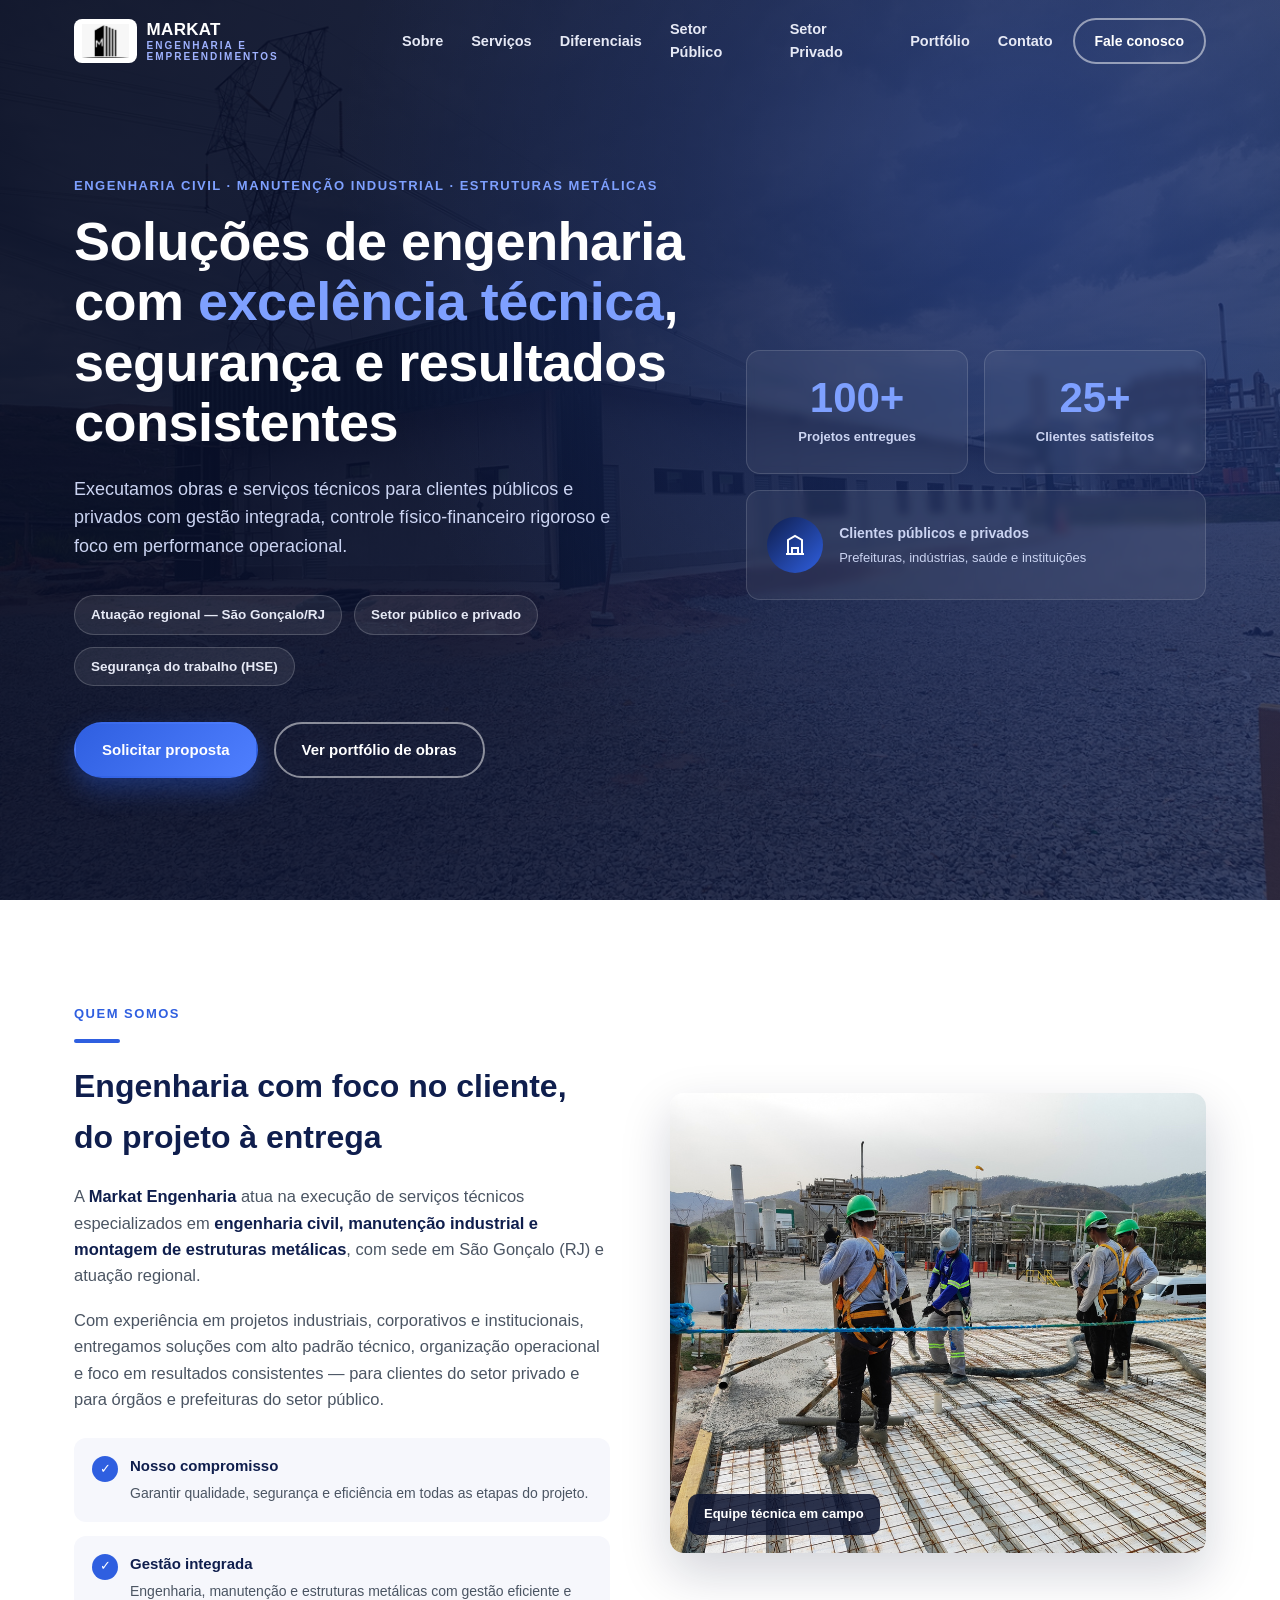
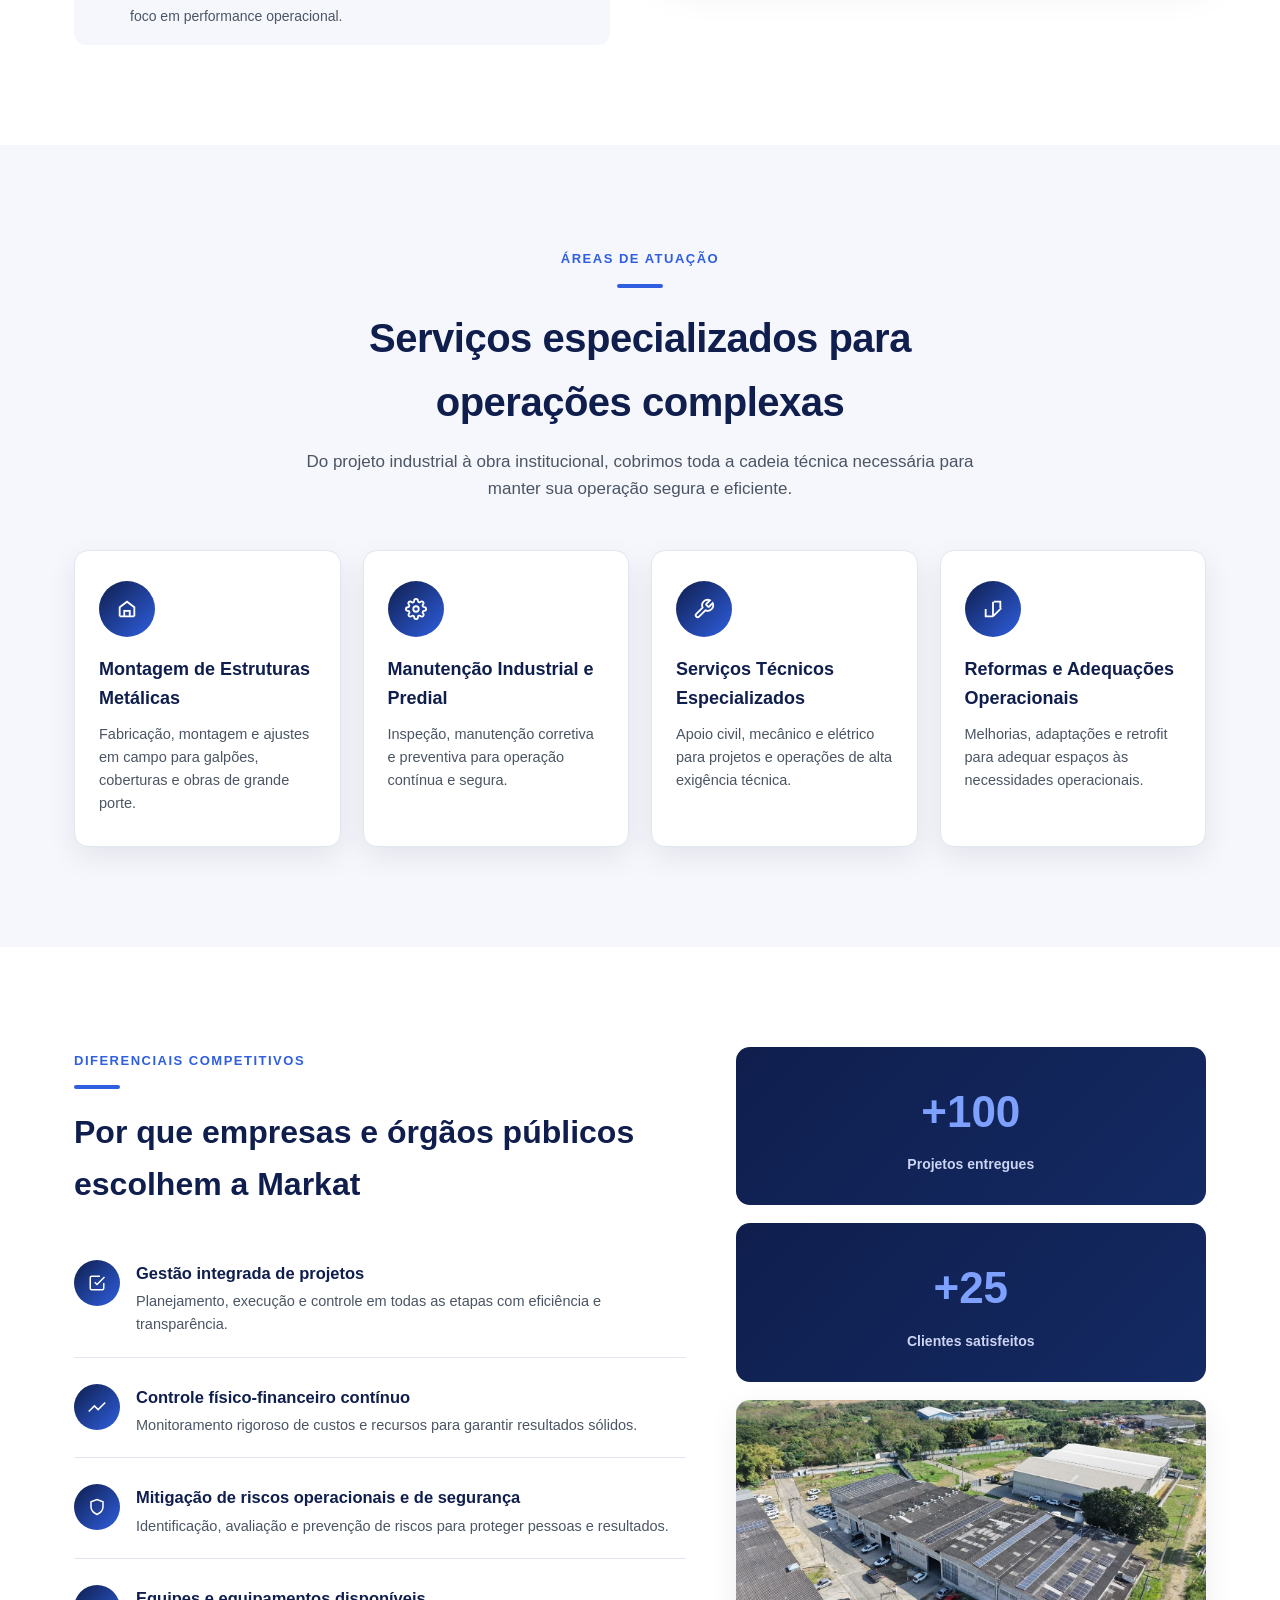
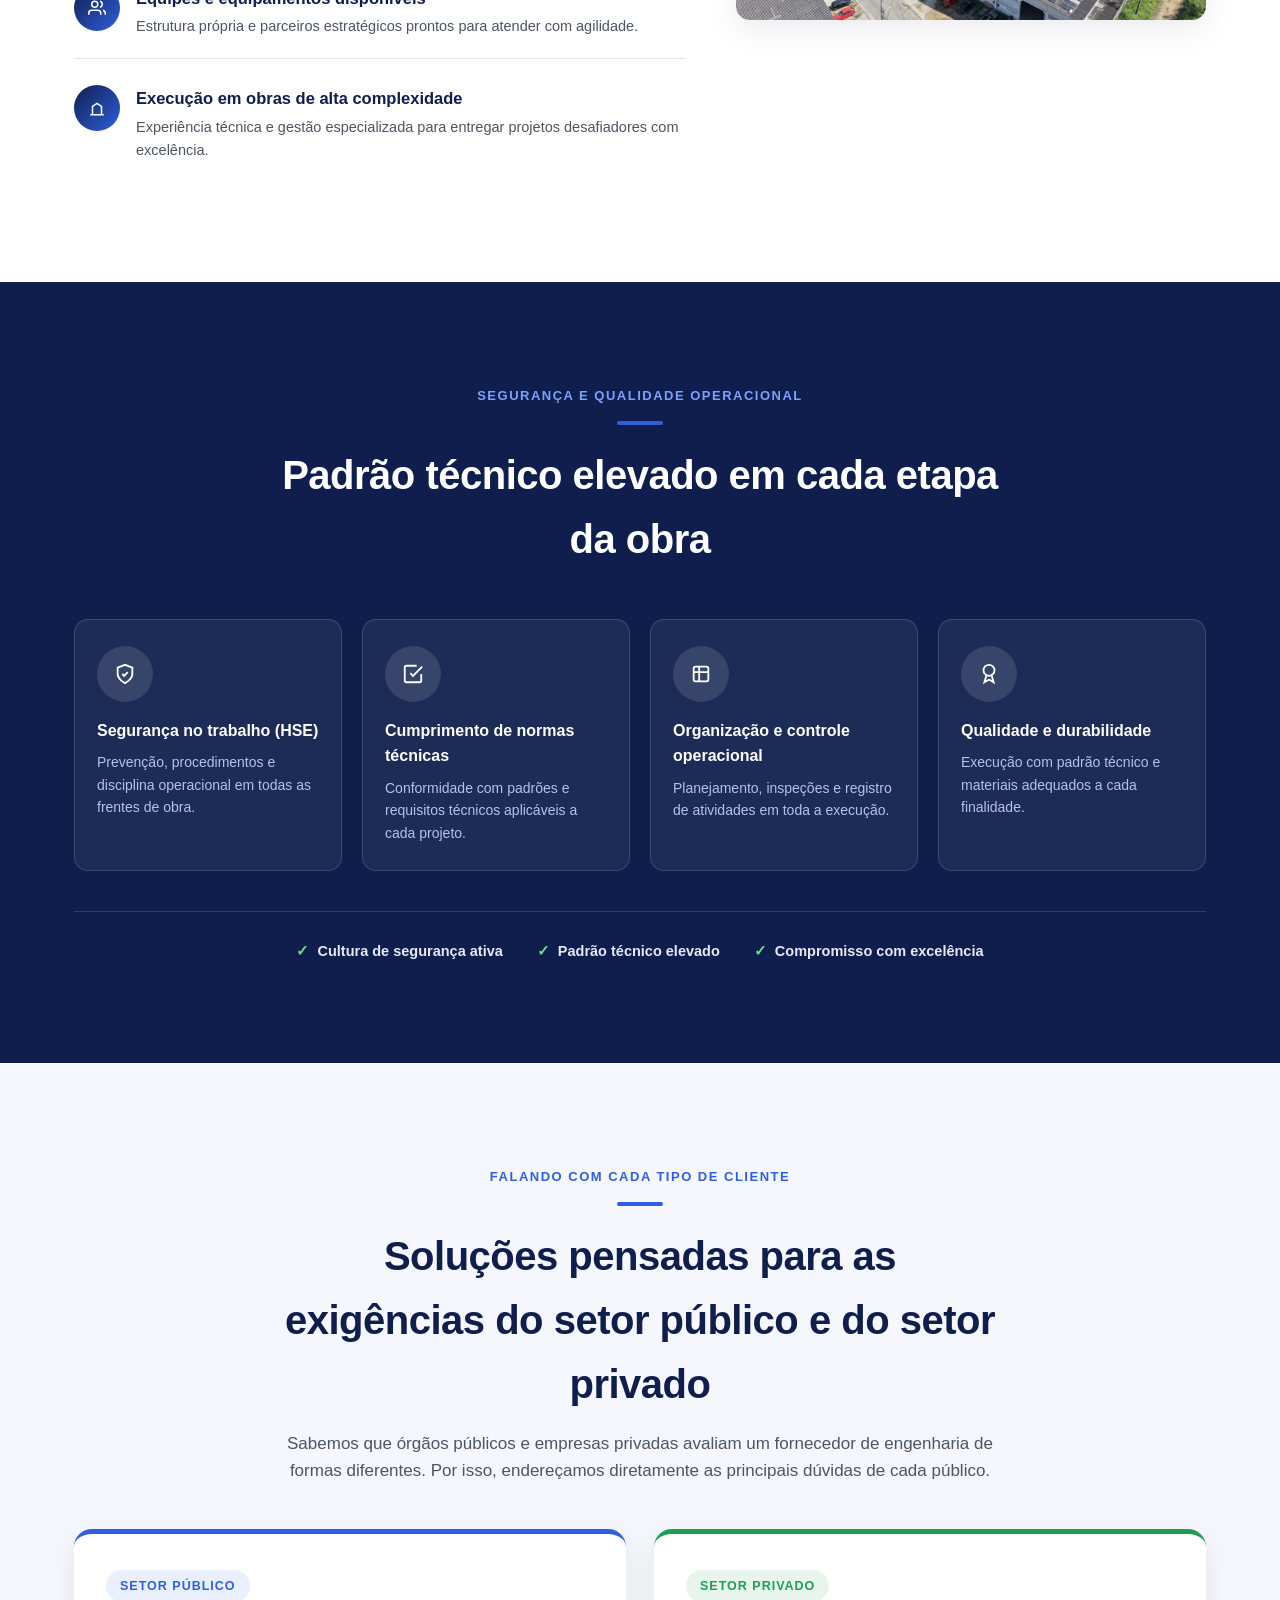
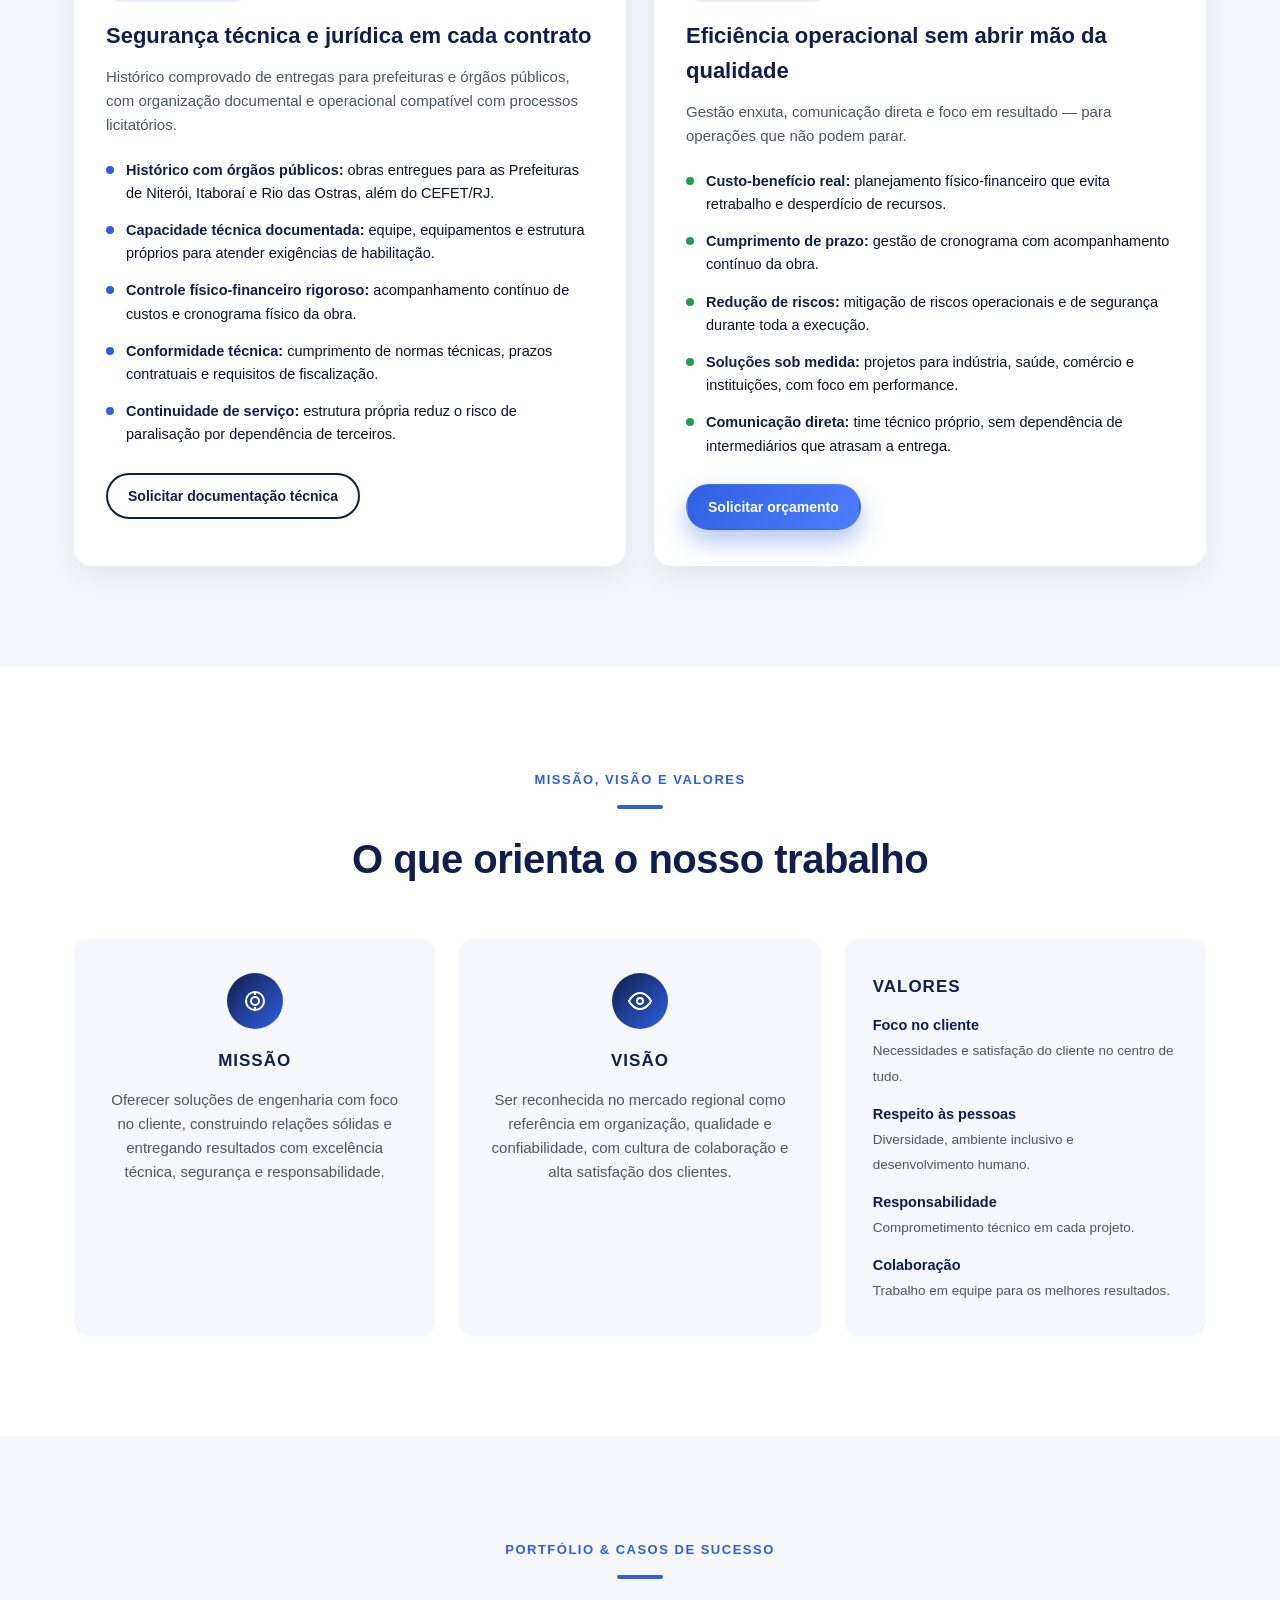
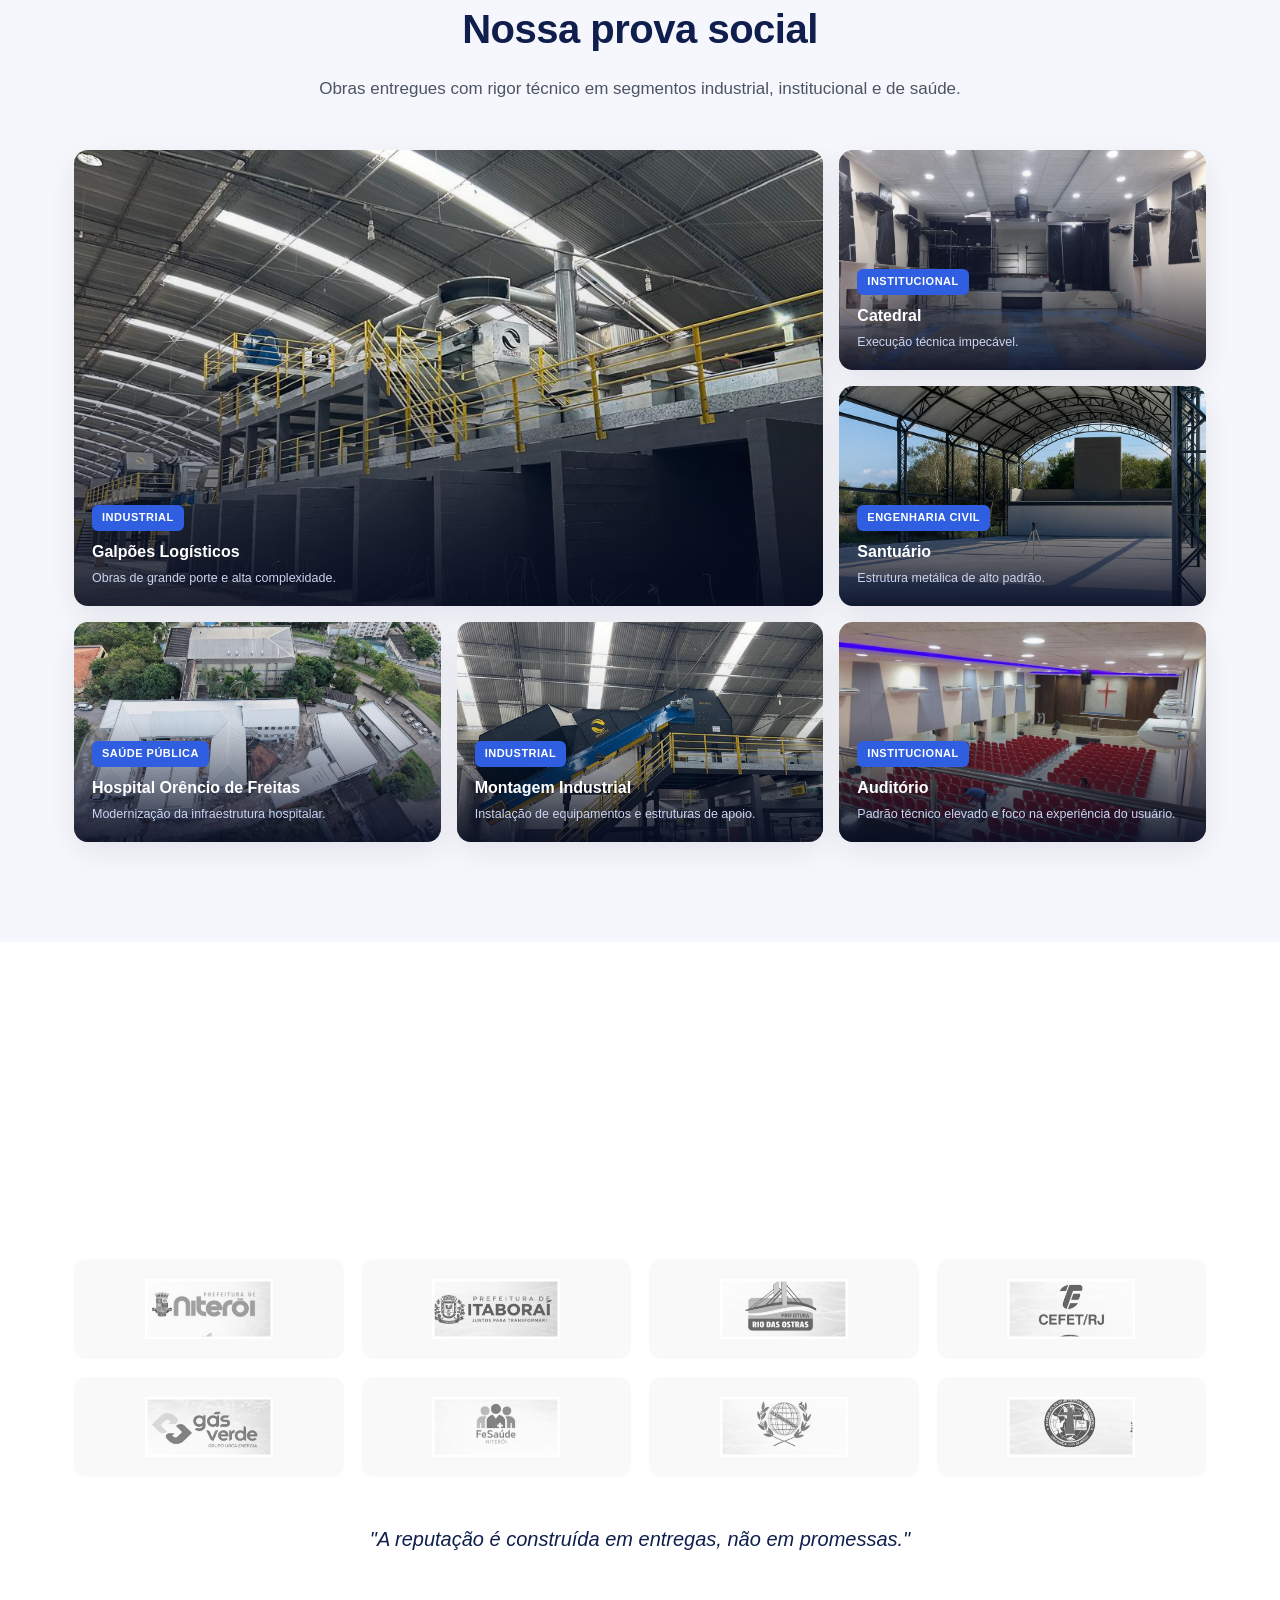
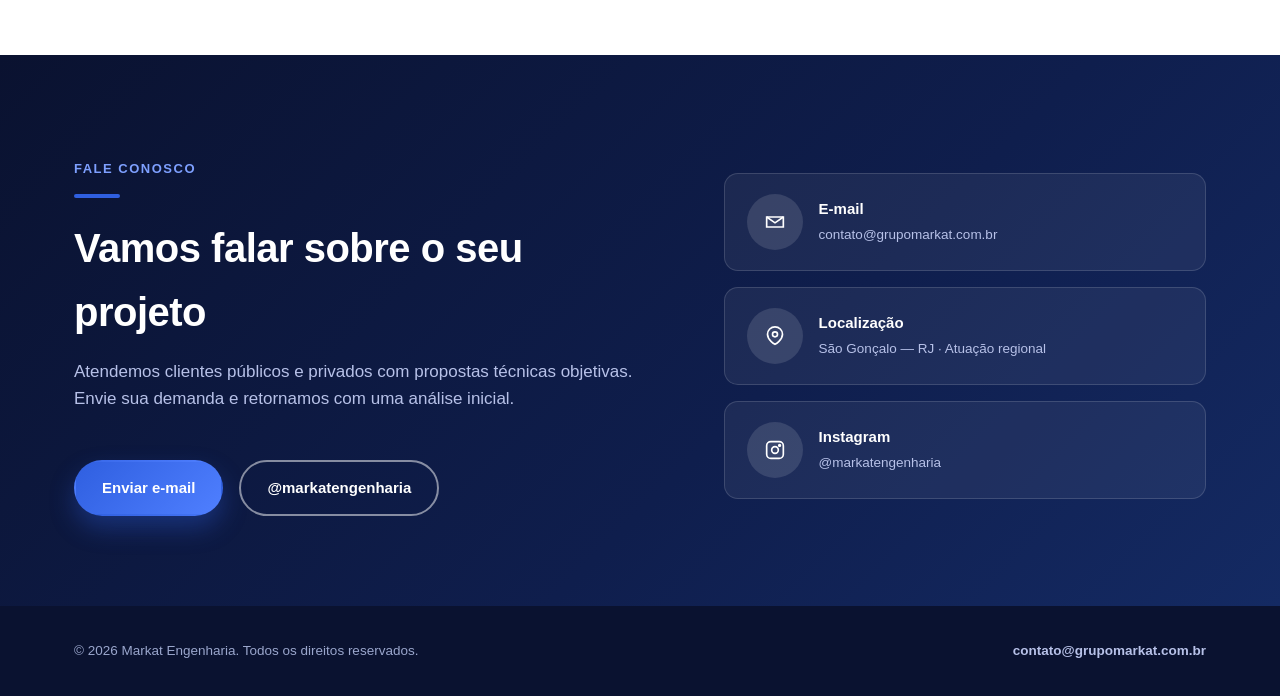
<file: index.html>
<!DOCTYPE html>
<html lang="pt-BR">
<head>
<meta charset="UTF-8">
<meta name="viewport" content="width=device-width, initial-scale=1.0">
<title>Markat Engenharia | Engenharia Civil, Manutenção Industrial e Estruturas Metálicas</title>
<meta name="description" content="Markat Engenharia: soluções em engenharia civil, manutenção industrial e estruturas metálicas para clientes públicos e privados. +100 projetos entregues, +25 clientes satisfeitos.">
<link rel="icon" href="assets/img/logo-markat.jpeg">
<link rel="stylesheet" href="assets/css/style.css">
</head>
<body>

<!-- ===== HEADER ===== -->
<header class="site-header" id="siteHeader">
  <div class="container">
    <a href="#topo" class="brand">
      <img src="assets/img/logo-markat-icon.png" alt="Markat Engenharia e Empreendimentos">
      <span class="brand-text">MARKAT<span>ENGENHARIA E EMPREENDIMENTOS</span></span>
    </a>
    <nav class="nav-links">
      <a href="#sobre">Sobre</a>
      <a href="#servicos">Serviços</a>
      <a href="#diferenciais">Diferenciais</a>
      <a href="#setor-publico">Setor Público</a>
      <a href="#setor-privado">Setor Privado</a>
      <a href="#cases">Portfólio</a>
      <a href="#contato">Contato</a>
    </nav>
    <div class="nav-cta">
      <a href="#contato" class="btn btn-outline-navy btn-sm" style="color:#fff;border-color:rgba(255,255,255,0.5);">Fale conosco</a>
    </div>
    <button class="nav-toggle" id="navToggle" aria-label="Abrir menu">
      <span></span><span></span><span></span>
    </button>
  </div>
</header>

<!-- ===== HERO ===== -->
<section class="hero" id="topo">
  <div class="container hero-grid">
    <div class="reveal">
      <div class="eyebrow" style="color:#7ea0ff;">Engenharia Civil · Manutenção Industrial · Estruturas Metálicas</div>
      <h1>Soluções de engenharia com <em>excelência técnica</em>, segurança e resultados consistentes</h1>
      <p class="lead">Executamos obras e serviços técnicos para clientes públicos e privados com gestão integrada, controle físico-financeiro rigoroso e foco em performance operacional.</p>
      <div class="hero-badges">
        <span>Atuação regional — São Gonçalo/RJ</span>
        <span>Setor público e privado</span>
        <span>Segurança do trabalho (HSE)</span>
      </div>
      <div class="hero-cta">
        <a href="#contato" class="btn btn-primary">Solicitar proposta</a>
        <a href="#cases" class="btn btn-ghost">Ver portfólio de obras</a>
      </div>
    </div>
    <div class="hero-stats reveal">
      <div class="stat-card">
        <div class="num" data-target="100" data-suffix="+">0+</div>
        <div class="label">Projetos entregues</div>
      </div>
      <div class="stat-card">
        <div class="num" data-target="25" data-suffix="+">0+</div>
        <div class="label">Clientes satisfeitos</div>
      </div>
      <div class="stat-card wide">
        <div class="icon-circle">
          <svg width="24" height="24" viewBox="0 0 24 24" fill="none" stroke="currentColor" stroke-width="2"><path d="M3 21h18M5 21V7l7-4 7 4v14M9 21v-6h6v6"/></svg>
        </div>
        <div>
          <div class="label" style="font-size:14px;">Clientes públicos e privados</div>
          <div style="font-size:13px;color:#cbd4f2;margin-top:4px;">Prefeituras, indústrias, saúde e instituições</div>
        </div>
      </div>
    </div>
  </div>
</section>

<!-- ===== SOBRE ===== -->
<section class="about" id="sobre">
  <div class="container about-grid">
    <div class="about-copy reveal">
      <div class="eyebrow">Quem Somos</div>
      <div class="bar-accent"></div>
      <h2 style="font-size:32px;font-weight:800;color:var(--navy);margin:0 0 20px;">Engenharia com foco no cliente, do projeto à entrega</h2>
      <p>A <strong>Markat Engenharia</strong> atua na execução de serviços técnicos especializados em <strong>engenharia civil, manutenção industrial e montagem de estruturas metálicas</strong>, com sede em São Gonçalo (RJ) e atuação regional.</p>
      <p>Com experiência em projetos industriais, corporativos e institucionais, entregamos soluções com alto padrão técnico, organização operacional e foco em resultados consistentes — para clientes do setor privado e para órgãos e prefeituras do setor público.</p>
      <div class="about-points">
        <div class="about-point">
          <div class="check">✓</div>
          <div><strong>Nosso compromisso</strong><span>Garantir qualidade, segurança e eficiência em todas as etapas do projeto.</span></div>
        </div>
        <div class="about-point">
          <div class="check">✓</div>
          <div><strong>Gestão integrada</strong><span>Engenharia, manutenção e estruturas metálicas com gestão eficiente e foco em performance operacional.</span></div>
        </div>
      </div>
    </div>
    <div class="about-media reveal">
      <img src="assets/img/equipe-obra-armacao.jpg" alt="Equipe Markat Engenharia em obra">
      <div class="tag">Equipe técnica em campo</div>
    </div>
  </div>
</section>

<!-- ===== ÁREAS DE ATUAÇÃO ===== -->
<section class="areas" id="servicos">
  <div class="container">
    <div class="section-head center reveal">
      <div class="eyebrow">Áreas de Atuação</div>
      <div class="bar-accent"></div>
      <h2>Serviços especializados para operações complexas</h2>
      <p>Do projeto industrial à obra institucional, cobrimos toda a cadeia técnica necessária para manter sua operação segura e eficiente.</p>
    </div>
    <div class="areas-grid">
      <div class="area-card reveal">
        <div class="icon-circle"><svg width="22" height="22" viewBox="0 0 24 24" fill="none" stroke="currentColor" stroke-width="2"><path d="M4 20V10l8-6 8 6v10M4 20h16M9 20v-6h6v6"/></svg></div>
        <h3>Montagem de Estruturas Metálicas</h3>
        <p>Fabricação, montagem e ajustes em campo para galpões, coberturas e obras de grande porte.</p>
      </div>
      <div class="area-card reveal">
        <div class="icon-circle"><svg width="22" height="22" viewBox="0 0 24 24" fill="none" stroke="currentColor" stroke-width="2"><circle cx="12" cy="12" r="3"/><path d="M19.4 15a1.65 1.65 0 00.33 1.82l.06.06a2 2 0 11-2.83 2.83l-.06-.06a1.65 1.65 0 00-1.82-.33 1.65 1.65 0 00-1 1.51V21a2 2 0 01-4 0v-.09a1.65 1.65 0 00-1-1.51 1.65 1.65 0 00-1.82.33l-.06.06a2 2 0 11-2.83-2.83l.06-.06a1.65 1.65 0 00.33-1.82 1.65 1.65 0 00-1.51-1H3a2 2 0 010-4h.09a1.65 1.65 0 001.51-1 1.65 1.65 0 00-.33-1.82l-.06-.06a2 2 0 112.83-2.83l.06.06a1.65 1.65 0 001.82.33H9a1.65 1.65 0 001-1.51V3a2 2 0 014 0v.09a1.65 1.65 0 001 1.51 1.65 1.65 0 001.82-.33l.06-.06a2 2 0 112.83 2.83l-.06.06a1.65 1.65 0 00-.33 1.82V9a1.65 1.65 0 001.51 1H21a2 2 0 010 4h-.09a1.65 1.65 0 00-1.51 1z"/></svg></div>
        <h3>Manutenção Industrial e Predial</h3>
        <p>Inspeção, manutenção corretiva e preventiva para operação contínua e segura.</p>
      </div>
      <div class="area-card reveal">
        <div class="icon-circle"><svg width="22" height="22" viewBox="0 0 24 24" fill="none" stroke="currentColor" stroke-width="2"><path d="M14.7 6.3a1 1 0 000 1.4l1.6 1.6a1 1 0 001.4 0l3.77-3.77a6 6 0 01-7.94 7.94l-6.91 6.91a2.12 2.12 0 01-3-3l6.91-6.91a6 6 0 017.94-7.94l-3.76 3.76z"/></svg></div>
        <h3>Serviços Técnicos Especializados</h3>
        <p>Apoio civil, mecânico e elétrico para projetos e operações de alta exigência técnica.</p>
      </div>
      <div class="area-card reveal">
        <div class="icon-circle"><svg width="22" height="22" viewBox="0 0 24 24" fill="none" stroke="currentColor" stroke-width="2"><path d="M12 20l9-9M12 20H4v-8M12 20V4M20 11V4h-7"/></svg></div>
        <h3>Reformas e Adequações Operacionais</h3>
        <p>Melhorias, adaptações e retrofit para adequar espaços às necessidades operacionais.</p>
      </div>
    </div>
  </div>
</section>

<!-- ===== DIFERENCIAIS ===== -->
<section class="diferenciais" id="diferenciais">
  <div class="container dif-grid">
    <div class="reveal">
      <div class="eyebrow">Diferenciais Competitivos</div>
      <div class="bar-accent"></div>
      <h2 style="font-size:32px;font-weight:800;color:var(--navy);margin:0 0 30px;">Por que empresas e órgãos públicos escolhem a Markat</h2>
      <div class="dif-list">
        <div class="dif-item">
          <div class="icon-circle"><svg width="18" height="18" viewBox="0 0 24 24" fill="none" stroke="currentColor" stroke-width="2"><path d="M9 11l3 3L22 4M21 12v7a2 2 0 01-2 2H5a2 2 0 01-2-2V5a2 2 0 012-2h11"/></svg></div>
          <div><h4>Gestão integrada de projetos</h4><p>Planejamento, execução e controle em todas as etapas com eficiência e transparência.</p></div>
        </div>
        <div class="dif-item">
          <div class="icon-circle"><svg width="18" height="18" viewBox="0 0 24 24" fill="none" stroke="currentColor" stroke-width="2"><path d="M23 6l-9.5 9.5-5-5L1 18"/></svg></div>
          <div><h4>Controle físico-financeiro contínuo</h4><p>Monitoramento rigoroso de custos e recursos para garantir resultados sólidos.</p></div>
        </div>
        <div class="dif-item">
          <div class="icon-circle"><svg width="18" height="18" viewBox="0 0 24 24" fill="none" stroke="currentColor" stroke-width="2"><path d="M12 22s8-4 8-10V5l-8-3-8 3v7c0 6 8 10 8 10z"/></svg></div>
          <div><h4>Mitigação de riscos operacionais e de segurança</h4><p>Identificação, avaliação e prevenção de riscos para proteger pessoas e resultados.</p></div>
        </div>
        <div class="dif-item">
          <div class="icon-circle"><svg width="18" height="18" viewBox="0 0 24 24" fill="none" stroke="currentColor" stroke-width="2"><path d="M17 21v-2a4 4 0 00-4-4H5a4 4 0 00-4 4v2M9 11a4 4 0 100-8 4 4 0 000 8zM23 21v-2a4 4 0 00-3-3.87M16 3.13a4 4 0 010 7.75"/></svg></div>
          <div><h4>Equipes e equipamentos disponíveis</h4><p>Estrutura própria e parceiros estratégicos prontos para atender com agilidade.</p></div>
        </div>
        <div class="dif-item">
          <div class="icon-circle"><svg width="18" height="18" viewBox="0 0 24 24" fill="none" stroke="currentColor" stroke-width="2"><path d="M3 21h18M6 21V10l6-4 6 4v11M6 21h12"/></svg></div>
          <div><h4>Execução em obras de alta complexidade</h4><p>Experiência técnica e gestão especializada para entregar projetos desafiadores com excelência.</p></div>
        </div>
      </div>
    </div>
    <div class="dif-side reveal">
      <div class="dif-stat">
        <div class="num">+100</div>
        <div class="label">Projetos entregues</div>
      </div>
      <div class="dif-stat">
        <div class="num">+25</div>
        <div class="label">Clientes satisfeitos</div>
      </div>
      <div class="dif-photo">
        <img src="assets/img/diferenciais-obra-01.jpg" alt="Obra executada pela Markat Engenharia">
      </div>
    </div>
  </div>
</section>

<!-- ===== SEGURANÇA E QUALIDADE ===== -->
<section class="seguranca">
  <div class="container">
    <div class="section-head center reveal">
      <div class="eyebrow" style="color:#7ea0ff;">Segurança e Qualidade Operacional</div>
      <div class="bar-accent"></div>
      <h2>Padrão técnico elevado em cada etapa da obra</h2>
    </div>
    <div class="seg-grid">
      <div class="seg-card reveal">
        <div class="icon-circle"><svg width="22" height="22" viewBox="0 0 24 24" fill="none" stroke="currentColor" stroke-width="2"><path d="M12 22s8-4 8-10V5l-8-3-8 3v7c0 6 8 10 8 10z"/><path d="M9 12l2 2 4-4"/></svg></div>
        <h4>Segurança no trabalho (HSE)</h4>
        <p>Prevenção, procedimentos e disciplina operacional em todas as frentes de obra.</p>
      </div>
      <div class="seg-card reveal">
        <div class="icon-circle"><svg width="22" height="22" viewBox="0 0 24 24" fill="none" stroke="currentColor" stroke-width="2"><path d="M9 11l3 3L22 4M21 12v7a2 2 0 01-2 2H5a2 2 0 01-2-2V5a2 2 0 012-2h11"/></svg></div>
        <h4>Cumprimento de normas técnicas</h4>
        <p>Conformidade com padrões e requisitos técnicos aplicáveis a cada projeto.</p>
      </div>
      <div class="seg-card reveal">
        <div class="icon-circle"><svg width="22" height="22" viewBox="0 0 24 24" fill="none" stroke="currentColor" stroke-width="2"><rect x="4" y="4" width="16" height="16" rx="2"/><path d="M4 10h16M10 4v16"/></svg></div>
        <h4>Organização e controle operacional</h4>
        <p>Planejamento, inspeções e registro de atividades em toda a execução.</p>
      </div>
      <div class="seg-card reveal">
        <div class="icon-circle"><svg width="22" height="22" viewBox="0 0 24 24" fill="none" stroke="currentColor" stroke-width="2"><circle cx="12" cy="8" r="6"/><path d="M9 14l-2 7 5-3 5 3-2-7"/></svg></div>
        <h4>Qualidade e durabilidade</h4>
        <p>Execução com padrão técnico e materiais adequados a cada finalidade.</p>
      </div>
    </div>
    <div class="seg-checks reveal">
      <span>Cultura de segurança ativa</span>
      <span>Padrão técnico elevado</span>
      <span>Compromisso com excelência</span>
    </div>
  </div>
</section>

<!-- ===== SETOR PÚBLICO x PRIVADO ===== -->
<section class="objections">
  <div class="container">
    <div class="section-head center obj-tabs-head reveal">
      <div class="eyebrow">Falando com cada tipo de cliente</div>
      <div class="bar-accent"></div>
      <h2>Soluções pensadas para as exigências do setor público e do setor privado</h2>
      <p>Sabemos que órgãos públicos e empresas privadas avaliam um fornecedor de engenharia de formas diferentes. Por isso, endereçamos diretamente as principais dúvidas de cada público.</p>
    </div>
    <div class="obj-grid">
      <div class="obj-card reveal" id="setor-publico">
        <div class="obj-tag">Setor Público</div>
        <h3>Segurança técnica e jurídica em cada contrato</h3>
        <p>Histórico comprovado de entregas para prefeituras e órgãos públicos, com organização documental e operacional compatível com processos licitatórios.</p>
        <ul class="obj-list">
          <li><span class="dot"></span><span><strong>Histórico com órgãos públicos:</strong> obras entregues para as Prefeituras de Niterói, Itaboraí e Rio das Ostras, além do CEFET/RJ.</span></li>
          <li><span class="dot"></span><span><strong>Capacidade técnica documentada:</strong> equipe, equipamentos e estrutura próprios para atender exigências de habilitação.</span></li>
          <li><span class="dot"></span><span><strong>Controle físico-financeiro rigoroso:</strong> acompanhamento contínuo de custos e cronograma físico da obra.</span></li>
          <li><span class="dot"></span><span><strong>Conformidade técnica:</strong> cumprimento de normas técnicas, prazos contratuais e requisitos de fiscalização.</span></li>
          <li><span class="dot"></span><span><strong>Continuidade de serviço:</strong> estrutura própria reduz o risco de paralisação por dependência de terceiros.</span></li>
        </ul>
        <a href="#contato" class="btn btn-outline-navy btn-sm">Solicitar documentação técnica</a>
      </div>
      <div class="obj-card private reveal" id="setor-privado">
        <div class="obj-tag">Setor Privado</div>
        <h3>Eficiência operacional sem abrir mão da qualidade</h3>
        <p>Gestão enxuta, comunicação direta e foco em resultado — para operações que não podem parar.</p>
        <ul class="obj-list">
          <li><span class="dot"></span><span><strong>Custo-benefício real:</strong> planejamento físico-financeiro que evita retrabalho e desperdício de recursos.</span></li>
          <li><span class="dot"></span><span><strong>Cumprimento de prazo:</strong> gestão de cronograma com acompanhamento contínuo da obra.</span></li>
          <li><span class="dot"></span><span><strong>Redução de riscos:</strong> mitigação de riscos operacionais e de segurança durante toda a execução.</span></li>
          <li><span class="dot"></span><span><strong>Soluções sob medida:</strong> projetos para indústria, saúde, comércio e instituições, com foco em performance.</span></li>
          <li><span class="dot"></span><span><strong>Comunicação direta:</strong> time técnico próprio, sem dependência de intermediários que atrasam a entrega.</span></li>
        </ul>
        <a href="#contato" class="btn btn-primary btn-sm">Solicitar orçamento</a>
      </div>
    </div>
  </div>
</section>

<!-- ===== MISSÃO VISÃO VALORES ===== -->
<section class="mvv">
  <div class="container">
    <div class="section-head center reveal">
      <div class="eyebrow">Missão, Visão e Valores</div>
      <div class="bar-accent"></div>
      <h2>O que orienta o nosso trabalho</h2>
    </div>
    <div class="mvv-grid">
      <div class="mvv-card reveal">
        <div class="icon-circle"><svg width="24" height="24" viewBox="0 0 24 24" fill="none" stroke="currentColor" stroke-width="2"><circle cx="12" cy="12" r="9"/><circle cx="12" cy="12" r="4"/><path d="M12 2v4M12 18v4"/></svg></div>
        <h3>Missão</h3>
        <p>Oferecer soluções de engenharia com foco no cliente, construindo relações sólidas e entregando resultados com excelência técnica, segurança e responsabilidade.</p>
      </div>
      <div class="mvv-card reveal">
        <div class="icon-circle"><svg width="24" height="24" viewBox="0 0 24 24" fill="none" stroke="currentColor" stroke-width="2"><path d="M1 12s4-8 11-8 11 8 11 8-4 8-11 8-11-8-11-8z"/><circle cx="12" cy="12" r="3"/></svg></div>
        <h3>Visão</h3>
        <p>Ser reconhecida no mercado regional como referência em organização, qualidade e confiabilidade, com cultura de colaboração e alta satisfação dos clientes.</p>
      </div>
      <div class="mvv-card values reveal">
        <h3 style="text-align:left;">Valores</h3>
        <ul>
          <li><strong>Foco no cliente</strong><span>Necessidades e satisfação do cliente no centro de tudo.</span></li>
          <li><strong>Respeito às pessoas</strong><span>Diversidade, ambiente inclusivo e desenvolvimento humano.</span></li>
          <li><strong>Responsabilidade</strong><span>Comprometimento técnico em cada projeto.</span></li>
          <li><strong>Colaboração</strong><span>Trabalho em equipe para os melhores resultados.</span></li>
        </ul>
      </div>
    </div>
  </div>
</section>

<!-- ===== CASES / PORTFÓLIO ===== -->
<section class="cases" id="cases">
  <div class="container">
    <div class="section-head center reveal">
      <div class="eyebrow">Portfólio &amp; Casos de Sucesso</div>
      <div class="bar-accent"></div>
      <h2>Nossa prova social</h2>
      <p>Obras entregues com rigor técnico em segmentos industrial, institucional e de saúde.</p>
    </div>
    <div class="cases-grid">
      <div class="case-item big reveal">
        <img src="assets/img/galpao-logistico-interior.jpg" alt="Galpão logístico">
        <div class="case-overlay">
          <span class="badge">Industrial</span>
          <h4>Galpões Logísticos</h4>
          <p>Obras de grande porte e alta complexidade.</p>
        </div>
      </div>
      <div class="case-item reveal">
        <img src="assets/img/catedral-interior.png" alt="Catedral">
        <div class="case-overlay">
          <span class="badge">Institucional</span>
          <h4>Catedral</h4>
          <p>Execução técnica impecável.</p>
        </div>
      </div>
      <div class="case-item reveal">
        <img src="assets/img/santuario-estrutura-metalica.png" alt="Santuário — estrutura metálica">
        <div class="case-overlay">
          <span class="badge">Engenharia Civil</span>
          <h4>Santuário</h4>
          <p>Estrutura metálica de alto padrão.</p>
        </div>
      </div>
      <div class="case-item reveal">
        <img src="assets/img/hospital-orencio-freitas.jpg" alt="Hospital Orêncio de Freitas">
        <div class="case-overlay">
          <span class="badge">Saúde Pública</span>
          <h4>Hospital Orêncio de Freitas</h4>
          <p>Modernização da infraestrutura hospitalar.</p>
        </div>
      </div>
      <div class="case-item reveal">
        <img src="assets/img/galpao-esteira-industrial.jpg" alt="Equipamento industrial montado">
        <div class="case-overlay">
          <span class="badge">Industrial</span>
          <h4>Montagem Industrial</h4>
          <p>Instalação de equipamentos e estruturas de apoio.</p>
        </div>
      </div>
      <div class="case-item reveal">
        <img src="assets/img/santuario-auditorio.jpg" alt="Auditório executado pela Markat">
        <div class="case-overlay">
          <span class="badge">Institucional</span>
          <h4>Auditório</h4>
          <p>Padrão técnico elevado e foco na experiência do usuário.</p>
        </div>
      </div>
    </div>
  </div>
</section>

<!-- ===== CLIENTES ===== -->
<section class="clientes">
  <div class="container">
    <div class="section-head center reveal">
      <div class="eyebrow">Experiência Comprovada</div>
      <div class="bar-accent"></div>
      <h2>Clientes que confiam na Markat — do setor público ao privado</h2>
    </div>
    <div class="clientes-grid reveal">
      <div class="logo-box"><img src="assets/img/clientes/niteroi.jpg" alt="Prefeitura de Niterói"></div>
      <div class="logo-box"><img src="assets/img/clientes/itaborai.jpg" alt="Prefeitura de Itaboraí"></div>
      <div class="logo-box"><img src="assets/img/clientes/riodasostras.jpg" alt="Prefeitura de Rio das Ostras"></div>
      <div class="logo-box"><img src="assets/img/clientes/cefet.jpg" alt="CEFET/RJ"></div>
      <div class="logo-box"><img src="assets/img/clientes/gasverde.jpg" alt="Gás Verde — Grupo Urca Energia"></div>
      <div class="logo-box"><img src="assets/img/clientes/fesaude.jpg" alt="FeSaúde Niterói"></div>
      <div class="logo-box"><img src="assets/img/clientes/globo.jpg" alt="Cliente parceiro Markat Engenharia"></div>
      <div class="logo-box"><img src="assets/img/clientes/selo.jpg" alt="Cliente institucional Markat Engenharia"></div>
    </div>
    <p class="clientes-quote reveal">"A reputação é construída em entregas, não em promessas."</p>
  </div>
</section>

<!-- ===== CONTATO ===== -->
<section class="contato" id="contato">
  <div class="container contato-grid">
    <div class="contato-copy reveal">
      <div class="section-head">
        <div class="eyebrow" style="color:#7ea0ff;">Fale Conosco</div>
        <div class="bar-accent"></div>
        <h2>Vamos falar sobre o seu projeto</h2>
        <p>Atendemos clientes públicos e privados com propostas técnicas objetivas. Envie sua demanda e retornamos com uma análise inicial.</p>
      </div>
      <div class="contato-cta">
        <a href="mailto:contato@grupomarkat.com.br" class="btn btn-primary">Enviar e-mail</a>
        <a href="https://www.instagram.com/markatengenharia" target="_blank" rel="noopener" class="btn btn-ghost">@markatengenharia</a>
      </div>
    </div>
    <div class="contato-cards reveal">
      <div class="contato-card">
        <div class="icon-circle"><svg width="20" height="20" viewBox="0 0 24 24" fill="none" stroke="currentColor" stroke-width="2"><path d="M4 4h16v16H4z" opacity="0"/><path d="M22 6l-10 7L2 6"/><path d="M2 6h20v12H2z"/></svg></div>
        <div><strong>E-mail</strong><span>contato@grupomarkat.com.br</span></div>
      </div>
      <div class="contato-card">
        <div class="icon-circle"><svg width="20" height="20" viewBox="0 0 24 24" fill="none" stroke="currentColor" stroke-width="2"><path d="M21 10c0 7-9 12-9 12s-9-5-9-12a9 9 0 0118 0z"/><circle cx="12" cy="10" r="3"/></svg></div>
        <div><strong>Localização</strong><span>São Gonçalo — RJ · Atuação regional</span></div>
      </div>
      <div class="contato-card">
        <div class="icon-circle"><svg width="20" height="20" viewBox="0 0 24 24" fill="none" stroke="currentColor" stroke-width="2"><rect x="2" y="2" width="20" height="20" rx="5"/><circle cx="12" cy="12" r="4"/><circle cx="17.5" cy="6.5" r="1"/></svg></div>
        <div><strong>Instagram</strong><span>@markatengenharia</span></div>
      </div>
    </div>
  </div>
</section>

<!-- ===== FOOTER ===== -->
<footer class="site-footer">
  <div class="container footer-grid">
    <span>© <span id="currentYear"></span> Markat Engenharia. Todos os direitos reservados.</span>
    <a href="mailto:contato@grupomarkat.com.br">contato@grupomarkat.com.br</a>
  </div>
</footer>

<button class="back-to-top" id="backToTop" aria-label="Voltar ao topo">↑</button>

<script src="assets/js/script.js"></script>
</body>
</html>
</file>
<file: assets/css/style.css>
/* ===== Markat Engenharia — Site Institucional ===== */

:root {
  --navy-dark: #0a1230;
  --navy: #0f1e4d;
  --navy-mid: #142a63;
  --blue-accent: #2f5fe0;
  --blue-light: #4f7fff;
  --bg-light: #f6f7fc;
  --bg-white: #ffffff;
  --gray-text: #4b5563;
  --gray-border: #e2e6f0;
  --green-ok: #1f9d55;
  --radius: 14px;
  --shadow: 0 10px 30px rgba(10, 18, 48, 0.08);
  --shadow-lg: 0 20px 50px rgba(10, 18, 48, 0.18);
  --max-width: 1180px;
  color-scheme: light;
}

html, body { background: var(--bg-white); }

* { box-sizing: border-box; }
html { scroll-behavior: smooth; }

body {
  margin: 0;
  font-family: 'Inter', -apple-system, BlinkMacSystemFont, 'Segoe UI', Roboto, Arial, sans-serif;
  color: var(--navy-dark);
  background: var(--bg-white);
  line-height: 1.6;
  -webkit-font-smoothing: antialiased;
  overflow-x: hidden;
  -webkit-text-size-adjust: 100%;
}

img { max-width: 100%; display: block; }
a { text-decoration: none; color: inherit; }
ul { list-style: none; margin: 0; padding: 0; }
section { position: relative; }

.container {
  max-width: var(--max-width);
  margin: 0 auto;
  padding: 0 24px;
}

.eyebrow {
  display: inline-block;
  font-size: 13px;
  font-weight: 700;
  letter-spacing: 1.5px;
  text-transform: uppercase;
  color: var(--blue-accent);
  margin-bottom: 14px;
}

.section-head {
  max-width: 720px;
  margin: 0 0 48px;
}
.section-head.center { margin-left: auto; margin-right: auto; text-align: center; }

.section-head h2 {
  font-size: clamp(28px, 3.6vw, 40px);
  margin: 0 0 14px;
  font-weight: 800;
  color: var(--navy);
  letter-spacing: -0.5px;
}

.section-head p {
  color: var(--gray-text);
  font-size: 17px;
  margin: 0;
}

.bar-accent {
  width: 46px;
  height: 4px;
  background: var(--blue-accent);
  border-radius: 4px;
  margin-bottom: 18px;
}
.section-head.center .bar-accent { margin-left: auto; margin-right: auto; }

/* ===== Buttons ===== */
.btn {
  display: inline-flex;
  align-items: center;
  gap: 8px;
  padding: 14px 26px;
  border-radius: 999px;
  font-weight: 700;
  font-size: 15px;
  border: 2px solid transparent;
  cursor: pointer;
  transition: transform .15s ease, box-shadow .15s ease, background .15s ease;
  white-space: nowrap;
}
.btn:hover { transform: translateY(-2px); }

.btn-primary {
  background: linear-gradient(135deg, var(--blue-accent), var(--blue-light));
  color: #fff;
  box-shadow: 0 12px 24px rgba(47, 95, 224, 0.35);
}
.btn-primary:hover { box-shadow: 0 16px 30px rgba(47, 95, 224, 0.45); }

.btn-ghost {
  background: transparent;
  border-color: rgba(255,255,255,0.5);
  color: #fff;
}
.btn-ghost:hover { background: rgba(255,255,255,0.12); }

.btn-outline-navy {
  background: transparent;
  border-color: var(--navy);
  color: var(--navy);
}
.btn-outline-navy:hover { background: var(--navy); color: #fff; }

.btn-sm { padding: 10px 20px; font-size: 14px; }

/* ===== Header / Nav ===== */
.site-header {
  position: fixed;
  top: 0; left: 0; right: 0;
  z-index: 1000;
  background: rgba(10, 18, 48, 0.0);
  transition: background .25s ease, box-shadow .25s ease, padding .25s ease;
  padding: 18px 0;
}
.site-header.scrolled {
  background: rgba(10, 18, 48, 0.94);
  box-shadow: 0 6px 24px rgba(0,0,0,0.15);
  padding: 10px 0;
  -webkit-backdrop-filter: blur(6px);
  backdrop-filter: blur(6px);
}
.site-header .container {
  display: flex;
  align-items: center;
  justify-content: space-between;
  gap: 20px;
}
.brand { display: flex; align-items: center; gap: 10px; }
.brand img { height: 44px; width: auto; background: #fff; border-radius: 8px; padding: 5px 8px; object-fit: contain; display: block; }
.brand-text {
  color: #fff;
  font-weight: 800;
  font-size: 17px;
  letter-spacing: 0.3px;
  line-height: 1.1;
}
.brand-text span { display: block; font-size: 10px; font-weight: 600; letter-spacing: 2px; color: #9fb2ff; }

.nav-links {
  display: flex;
  align-items: center;
  gap: 28px;
}
.nav-links a {
  color: #e6e9f5;
  font-size: 14.5px;
  font-weight: 600;
  transition: color .15s ease;
  position: relative;
}
.nav-links a:hover { color: #fff; }

.nav-cta { display: flex; align-items: center; gap: 14px; }

.nav-toggle {
  display: none;
  flex-direction: column;
  gap: 5px;
  background: none;
  border: none;
  cursor: pointer;
  padding: 6px;
}
.nav-toggle span { width: 24px; height: 2px; background: #fff; border-radius: 2px; }

/* ===== Hero ===== */
.hero {
  position: relative;
  min-height: 100vh;
  display: flex;
  align-items: center;
  padding: 140px 0 90px;
  background: linear-gradient(115deg, rgba(6,12,34,0.94) 0%, rgba(10,18,48,0.9) 45%, rgba(15,30,77,0.75) 100%), url('../img/galpao-industrial-externo.jpg') center/cover no-repeat;
  color: #fff;
  overflow: hidden;
}
.hero::after {
  content: "";
  position: absolute;
  inset: 0;
  background: radial-gradient(circle at 80% 20%, rgba(79,127,255,0.25), transparent 55%);
  pointer-events: none;
}
.hero-grid {
  display: grid;
  grid-template-columns: 1.15fr 0.85fr;
  gap: 50px;
  align-items: center;
  position: relative;
  z-index: 2;
}
.hero h1 {
  font-size: clamp(32px, 4.6vw, 54px);
  line-height: 1.12;
  font-weight: 800;
  margin: 0 0 22px;
  letter-spacing: -0.5px;
}
.hero h1 em { color: #7ea0ff; font-style: normal; }
.hero p.lead {
  font-size: 18px;
  color: #cbd4f2;
  max-width: 560px;
  margin: 0 0 34px;
}
.hero-badges {
  display: flex;
  flex-wrap: wrap;
  gap: 12px;
  margin-bottom: 36px;
}
.hero-badges span {
  background: rgba(255,255,255,0.08);
  border: 1px solid rgba(255,255,255,0.18);
  padding: 8px 16px;
  border-radius: 999px;
  font-size: 13.5px;
  font-weight: 600;
  color: #e6e9f5;
}
.hero-cta { display: flex; gap: 16px; flex-wrap: wrap; }

.hero-stats {
  display: grid;
  grid-template-columns: repeat(2, 1fr);
  gap: 16px;
  align-self: center;
}
.stat-card {
  background: rgba(255,255,255,0.06);
  border: 1px solid rgba(255,255,255,0.14);
  border-radius: var(--radius);
  padding: 26px 20px;
  text-align: center;
  -webkit-backdrop-filter: blur(4px);
  backdrop-filter: blur(4px);
}
.stat-card .num {
  font-size: clamp(30px, 3.4vw, 42px);
  font-weight: 800;
  color: #7ea0ff;
  line-height: 1;
  margin-bottom: 8px;
}
.stat-card .label {
  font-size: 13px;
  color: #cbd4f2;
  font-weight: 600;
}
.stat-card.wide { grid-column: 1 / -1; text-align: left; display: flex; align-items: center; gap: 16px; }
.stat-card.wide .icon-circle { flex-shrink: 0; }

/* ===== Icon circle ===== */
.icon-circle {
  width: 56px; height: 56px;
  border-radius: 50%;
  background: linear-gradient(135deg, var(--navy), var(--blue-accent));
  display: flex; align-items: center; justify-content: center;
  color: #fff;
  font-size: 24px;
  flex-shrink: 0;
}

/* ===== Sobre ===== */
.about {
  padding: 100px 0;
  background: var(--bg-white);
}
.about-grid {
  display: grid;
  grid-template-columns: 1fr 1fr;
  gap: 60px;
  align-items: center;
}
.about-copy p { color: var(--gray-text); font-size: 16.5px; margin: 0 0 18px; }
.about-copy strong { color: var(--navy); }
.about-points { margin-top: 26px; display: grid; gap: 14px; }
.about-point {
  display: flex; gap: 12px; align-items: flex-start;
  background: var(--bg-light);
  border-radius: 12px;
  padding: 16px 18px;
}
.about-point .check {
  width: 26px; height: 26px; border-radius: 50%;
  background: var(--blue-accent); color: #fff;
  display: flex; align-items: center; justify-content: center;
  font-size: 13px; flex-shrink: 0; margin-top: 2px;
}
.about-point div strong { display: block; color: var(--navy); font-size: 15px; margin-bottom: 2px; }
.about-point div span { color: var(--gray-text); font-size: 14px; }

.about-media {
  position: relative;
  border-radius: var(--radius);
  overflow: hidden;
  box-shadow: var(--shadow-lg);
}
.about-media img { height: 460px; width: 100%; object-fit: cover; }
.about-media .tag {
  position: absolute;
  bottom: 18px; left: 18px;
  background: rgba(10,18,48,0.85);
  color: #fff;
  padding: 10px 16px;
  border-radius: 10px;
  font-size: 13px;
  font-weight: 600;
}

/* ===== Áreas de atuação ===== */
.areas { padding: 100px 0; background: var(--bg-light); }
.areas-grid {
  display: grid;
  grid-template-columns: repeat(4, 1fr);
  gap: 22px;
}
.area-card {
  background: #fff;
  border-radius: var(--radius);
  padding: 30px 24px;
  box-shadow: var(--shadow);
  transition: transform .2s ease, box-shadow .2s ease;
  border: 1px solid var(--gray-border);
}
.area-card:hover { transform: translateY(-6px); box-shadow: var(--shadow-lg); }
.area-card .icon-circle { margin-bottom: 18px; }
.area-card h3 { font-size: 18px; color: var(--navy); margin: 0 0 10px; font-weight: 700; }
.area-card p { color: var(--gray-text); font-size: 14.5px; margin: 0; }

/* ===== Diferenciais ===== */
.diferenciais { padding: 100px 0; background: var(--bg-white); }
.dif-grid {
  display: grid;
  grid-template-columns: 1.3fr 1fr;
  gap: 50px;
}
.dif-list { display: grid; gap: 6px; }
.dif-item {
  display: flex; gap: 16px; padding: 20px 0;
  border-bottom: 1px solid var(--gray-border);
}
.dif-item:last-child { border-bottom: none; }
.dif-item .icon-circle { width: 46px; height: 46px; font-size: 19px; }
.dif-item h4 { margin: 0 0 4px; color: var(--navy); font-size: 16.5px; font-weight: 700; }
.dif-item p { margin: 0; color: var(--gray-text); font-size: 14.5px; }

.dif-side { display: grid; gap: 18px; align-content: start; }
.dif-stat {
  background: linear-gradient(135deg, var(--navy), var(--navy-mid));
  border-radius: var(--radius);
  padding: 30px;
  color: #fff;
  text-align: center;
}
.dif-stat .num { font-size: 44px; font-weight: 800; color: #7ea0ff; }
.dif-stat .label { font-size: 14px; color: #cbd4f2; margin-top: 6px; font-weight: 600; }
.dif-photo {
  border-radius: var(--radius);
  overflow: hidden;
  box-shadow: var(--shadow);
}
.dif-photo img { display: block; width: 100%; height: 220px; object-fit: cover; }

/* ===== Segurança ===== */
.seguranca { padding: 100px 0; background: var(--navy); color: #fff; }
.seguranca .section-head h2 { color: #fff; }
.seguranca .section-head p { color: #b7c1e8; }
.seg-grid {
  display: grid;
  grid-template-columns: repeat(4, 1fr);
  gap: 20px;
  margin-bottom: 40px;
}
.seg-card {
  background: rgba(255,255,255,0.06);
  border: 1px solid rgba(255,255,255,0.14);
  border-radius: var(--radius);
  padding: 26px 22px;
}
.seg-card .icon-circle { background: rgba(255,255,255,0.12); margin-bottom: 16px; }
.seg-card h4 { margin: 0 0 8px; font-size: 16px; font-weight: 700; }
.seg-card p { margin: 0; font-size: 14px; color: #b7c1e8; }
.seg-checks {
  display: flex; flex-wrap: wrap; gap: 14px 34px;
  justify-content: center;
  padding-top: 28px;
  border-top: 1px solid rgba(255,255,255,0.14);
}
.seg-checks span { font-size: 14.5px; font-weight: 600; color: #e6e9f5; display: flex; align-items: center; gap: 8px; }
.seg-checks span::before { content: "✓"; color: #6fe08a; font-weight: 800; }

/* ===== Objeções: Público / Privado ===== */
.objections { padding: 100px 0; background: var(--bg-light); }
.obj-tabs-head { text-align: center; margin-bottom: 44px; }
.obj-grid {
  display: grid;
  grid-template-columns: 1fr 1fr;
  gap: 28px;
}
.obj-card {
  background: #fff;
  border-radius: 18px;
  padding: 36px 32px;
  box-shadow: var(--shadow);
  border-top: 5px solid var(--blue-accent);
}
.obj-card.private { border-top-color: #1f9d55; }
.obj-card .obj-tag {
  display: inline-flex; align-items: center; gap: 8px;
  font-size: 12.5px; font-weight: 800; letter-spacing: 1px; text-transform: uppercase;
  color: var(--blue-accent);
  background: rgba(47,95,224,0.1);
  padding: 6px 14px; border-radius: 999px;
  margin-bottom: 16px;
}
.obj-card.private .obj-tag { color: #1f9d55; background: rgba(31,157,85,0.1); }
.obj-card h3 { font-size: 22px; color: var(--navy); margin: 0 0 12px; font-weight: 800; }
.obj-card > p { color: var(--gray-text); font-size: 15px; margin: 0 0 22px; }
.obj-list { display: grid; gap: 14px; margin-bottom: 26px; }
.obj-list li { display: flex; gap: 12px; align-items: flex-start; font-size: 14.5px; color: var(--navy-dark); }
.obj-list li .dot {
  width: 8px; height: 8px; border-radius: 50%;
  background: var(--blue-accent); margin-top: 7px; flex-shrink: 0;
}
.obj-card.private .obj-list li .dot { background: #1f9d55; }
.obj-list li strong { color: var(--navy); }

/* ===== Missão Visão Valores ===== */
.mvv { padding: 100px 0; background: #fff; }
.mvv-grid { display: grid; grid-template-columns: repeat(3, 1fr); gap: 24px; }
.mvv-card {
  background: var(--bg-light);
  border-radius: var(--radius);
  padding: 34px 28px;
  text-align: center;
}
.mvv-card .icon-circle { margin: 0 auto 18px; }
.mvv-card h3 { color: var(--navy); font-size: 17px; letter-spacing: 1px; text-transform: uppercase; margin: 0 0 14px; font-weight: 800; }
.mvv-card p { color: var(--gray-text); font-size: 15px; margin: 0; }
.mvv-card.values { text-align: left; }
.mvv-card.values ul { display: grid; gap: 14px; }
.mvv-card.values li strong { color: var(--navy); display: block; font-size: 14.5px; }
.mvv-card.values li span { color: var(--gray-text); font-size: 13.5px; }

/* ===== Cases / Portfólio ===== */
.cases { padding: 100px 0; background: var(--bg-light); }
.cases-grid {
  display: grid;
  grid-template-columns: repeat(3, 1fr);
  grid-auto-rows: 220px;
  grid-auto-flow: dense;
  gap: 16px;
}
.case-item {
  position: relative;
  border-radius: 14px;
  overflow: hidden;
  box-shadow: var(--shadow);
  cursor: pointer;
}
.case-item img { width: 100%; height: 100%; object-fit: cover; transition: transform .35s ease; }
.case-item:hover img { transform: scale(1.08); }
.case-item.big { grid-column: span 2; grid-row: span 2; }
.case-overlay {
  position: absolute; inset: 0;
  background: linear-gradient(to top, rgba(6,12,34,0.9) 0%, rgba(6,12,34,0.1) 55%, transparent 100%);
  display: flex; flex-direction: column; justify-content: flex-end;
  padding: 18px;
  color: #fff;
}
.case-overlay .badge {
  align-self: flex-start;
  background: var(--blue-accent);
  font-size: 11px; font-weight: 800; letter-spacing: .5px; text-transform: uppercase;
  padding: 4px 10px; border-radius: 6px; margin-bottom: 8px;
}
.case-overlay h4 { margin: 0 0 4px; font-size: 16px; font-weight: 700; }
.case-overlay p { margin: 0; font-size: 12.5px; color: #cbd4f2; }

/* ===== Clientes ===== */
.clientes { padding: 80px 0; background: #fff; }
.clientes-grid {
  display: grid;
  grid-template-columns: repeat(4, 1fr);
  gap: 18px;
  align-items: center;
}
.clientes-grid .logo-box {
  background: var(--bg-light);
  border-radius: 12px;
  padding: 18px;
  display: flex; align-items: center; justify-content: center;
  height: 100px;
  filter: grayscale(100%);
  opacity: 0.75;
  transition: filter .2s ease, opacity .2s ease, transform .2s ease;
}
.clientes-grid .logo-box:hover { filter: grayscale(0%); opacity: 1; transform: translateY(-3px); }
.clientes-grid .logo-box img { max-height: 60px; width: auto; margin: 0 auto; }
.clientes-quote {
  text-align: center; margin-top: 46px;
  font-size: 20px; font-style: italic; color: var(--navy);
  max-width: 640px; margin-left: auto; margin-right: auto;
}
.clientes-quote span { display: block; margin-top: 10px; font-size: 13px; font-style: normal; color: var(--gray-text); font-weight: 600; }

/* ===== Contato ===== */
.contato {
  padding: 100px 0 90px;
  background: linear-gradient(135deg, var(--navy-dark), var(--navy) 60%, var(--navy-mid));
  color: #fff;
}
.contato-grid { display: grid; grid-template-columns: 1.1fr 0.9fr; gap: 60px; align-items: center; }
.contato-copy .section-head h2 { color: #fff; }
.contato-copy .section-head p { color: #b7c1e8; }
.contato-cta { display: flex; gap: 16px; flex-wrap: wrap; margin-top: 10px; }
.contato-cards { display: grid; gap: 16px; }
.contato-card {
  background: rgba(255,255,255,0.06);
  border: 1px solid rgba(255,255,255,0.14);
  border-radius: 14px;
  padding: 20px 22px;
  display: flex; align-items: center; gap: 16px;
}
.contato-card .icon-circle { background: rgba(255,255,255,0.12); }
.contato-card strong { display: block; font-size: 15px; }
.contato-card span { font-size: 13.5px; color: #b7c1e8; }

/* ===== Footer ===== */
.site-footer {
  background: var(--navy-dark);
  color: #9aa6cc;
  padding: 34px 0;
  font-size: 13.5px;
}
.footer-grid {
  display: flex; justify-content: space-between; align-items: center; flex-wrap: wrap; gap: 14px;
}
.footer-grid a { color: #b7c1e8; font-weight: 600; }

/* ===== Reveal animation ===== */
.reveal { opacity: 0; transform: translateY(24px); transition: opacity .7s ease, transform .7s ease; }
.reveal.in-view { opacity: 1; transform: translateY(0); }

/* ===== Back to top ===== */
.back-to-top {
  position: fixed; bottom: 26px; right: 26px;
  width: 46px; height: 46px; border-radius: 50%;
  background: var(--blue-accent); color: #fff;
  display: flex; align-items: center; justify-content: center;
  font-size: 18px; box-shadow: var(--shadow-lg);
  opacity: 0; visibility: hidden; transform: translateY(10px);
  transition: all .25s ease;
  z-index: 900;
  cursor: pointer; border: none;
}
.back-to-top.show { opacity: 1; visibility: visible; transform: translateY(0); }

/* ===== WhatsApp float ===== */
.whatsapp-float {
  position: fixed; bottom: 26px; left: 26px;
  background: #25D366; color: #fff;
  width: 56px; height: 56px; border-radius: 50%;
  display: flex; align-items: center; justify-content: center;
  font-size: 26px; box-shadow: var(--shadow-lg);
  z-index: 900;
}

/* ===== Responsive ===== */
@media (max-width: 992px) {
  .hero-grid { grid-template-columns: 1fr; }
  .hero-stats { margin-top: 20px; }
  .about-grid, .dif-grid, .contato-grid { grid-template-columns: 1fr; }
  .areas-grid { grid-template-columns: repeat(2, 1fr); }
  .seg-grid { grid-template-columns: repeat(2, 1fr); }
  .mvv-grid { grid-template-columns: 1fr; }
  .obj-grid { grid-template-columns: 1fr; }
  .clientes-grid { grid-template-columns: repeat(4, 1fr); }
  .cases-grid { grid-template-columns: repeat(2, 1fr); grid-auto-rows: 200px; }
  .case-item.big { grid-column: span 1; grid-row: span 1; }
}

@media (max-width: 768px) {
  .nav-links, .nav-cta .btn-outline-navy { display: none; }
  .nav-toggle { display: flex; }
  .site-header.nav-open .nav-links {
    display: flex; position: absolute; top: 100%; left: 0; right: 0;
    background: var(--navy-dark); flex-direction: column; padding: 20px 24px; gap: 18px;
  }
  .areas-grid, .clientes-grid { grid-template-columns: repeat(2, 1fr); }
  .cases-grid { grid-template-columns: 1fr; grid-auto-rows: 260px; }
  .case-item.big { grid-column: span 1; grid-row: span 1; }
  .section-head { margin-bottom: 34px; }
  .obj-card { padding: 28px 22px; }
  .contato-cta .btn, .hero-cta .btn { flex: 1 1 auto; justify-content: center; }
}

/* ===== iOS Safari / small-phone refinements ===== */
@media (max-width: 600px) {
  .container { padding: 0 18px; }
  /* Use small viewport height so the iOS Safari toolbar doesn't crop the hero */
  .hero { min-height: 88vh; padding: 118px 0 64px; }
  .about, .areas, .diferenciais, .seguranca, .objections, .mvv, .cases { padding: 64px 0; }
  .contato { padding: 64px 0 72px; }
  .clientes { padding: 56px 0; }
  .hero p.lead { font-size: 16.5px; }
  .hero-stats { grid-template-columns: repeat(2, 1fr); }
  .areas-grid, .seg-grid, .clientes-grid { grid-template-columns: 1fr 1fr; }
  .about-media img { height: 300px; }
  .dif-photo img { height: 200px; }
  .brand-text { font-size: 15px; }
  .brand img { height: 34px; }
}

@media (max-width: 380px) {
  .hero-stats { grid-template-columns: 1fr; }
  .clientes-grid { grid-template-columns: 1fr 1fr; }
  .hero-cta, .contato-cta { flex-direction: column; align-items: stretch; }
  .hero-cta .btn, .contato-cta .btn { width: 100%; justify-content: center; }
}

/* Larger, comfortable tap targets on touch devices */
@media (hover: none) and (pointer: coarse) {
  .nav-links a { padding: 6px 0; }
  .btn { padding: 15px 26px; }
}
</file>
